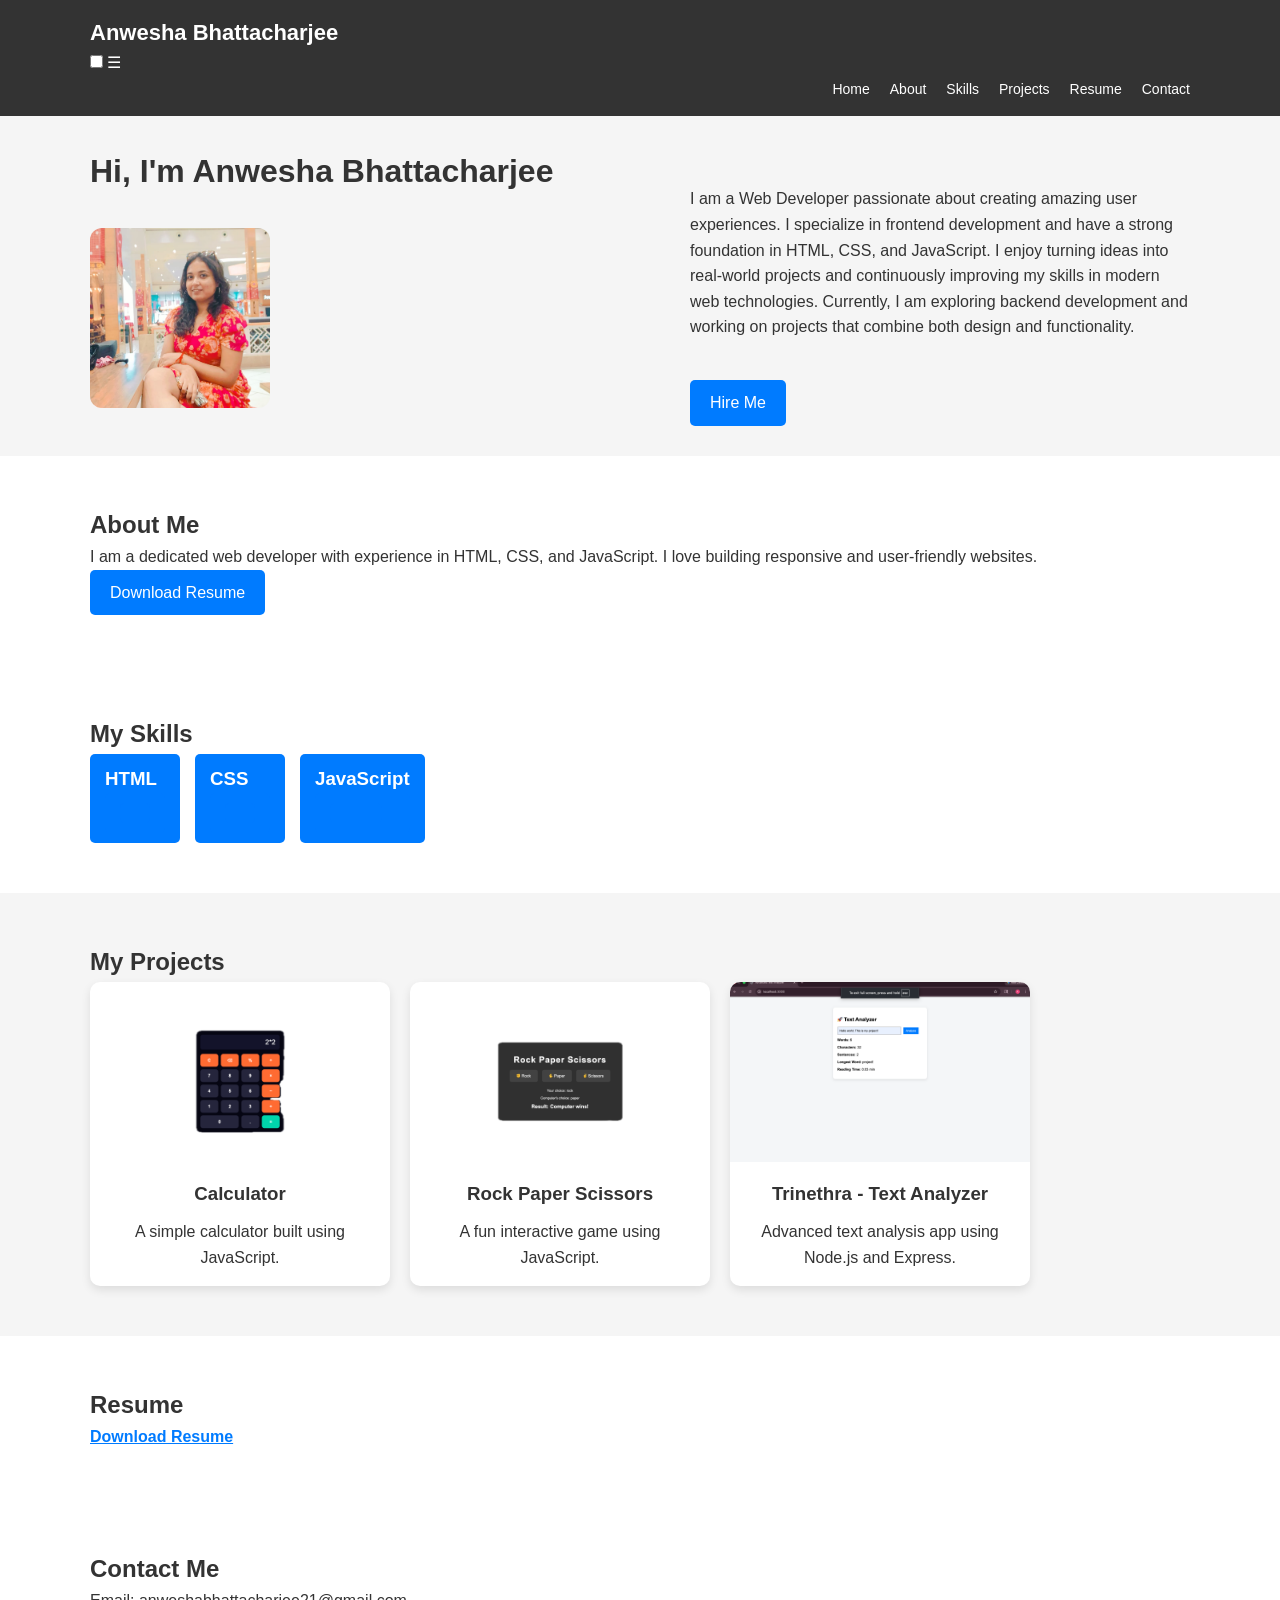
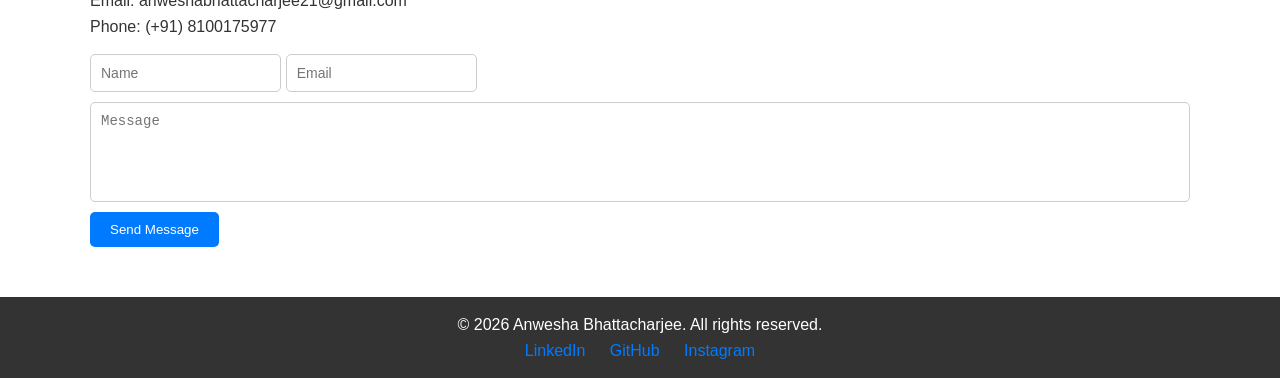
<file: index.html>
<!DOCTYPE html>
<html lang="en">
<head>
    <meta charset="UTF-8">
    <meta name="viewport" content="width=device-width, initial-scale=1.0">
    <title>Personal Portfolio</title>
    <link rel="stylesheet" href="style.css">
</head>
<body>
    
    <header>
        <div class="container">
            <div class="logo">Anwesha Bhattacharjee</div>
            <input type="checkbox" id="nav-toggle">
            <label for="nav-toggle" class="hamburger">☰</label>
            <nav>
                <ul>
                    <li><a href="#hero">Home</a></li>
                    <li><a href="#about">About</a></li>
                    <li><a href="#skills">Skills</a></li>
                    <li><a href="#projects">Projects</a></li>
                    <li><a href="#resume">Resume</a></li>
                    <li><a href="#contact">Contact</a></li>
                </ul>
            </nav>
        </div>
    </header>

   
    <section id="hero">
        <div class="container">
           <div class="hero-content">

  <!-- LEFT SIDE -->
  <div class="hero-left">
    <h1>Hi, I'm Anwesha Bhattacharjee</h1>

    <div class="hero-image">
      <img src="assets/myphoto.jpeg" alt="Profile Image">
    </div>
  </div>

  <!-- RIGHT SIDE -->
  <div class="hero-text">
         <p>
          I am a Web Developer passionate about creating amazing user experiences.
          I specialize in frontend development and have a strong foundation in HTML, CSS, and JavaScript.
          I enjoy turning ideas into real-world projects and continuously improving my skills in modern web technologies.
           Currently, I am exploring backend development and working on projects that combine both design and functionality.
         </p>

             <a href="#contact" class="btn">Hire Me</a>
          </div>

         </div>
            
        </div>
    </section>

    
    <section id="about">
        <div class="container">
            
            <div class="about-text">
                <h2>About Me</h2>
                <p>I am a dedicated web developer with experience in HTML, CSS, and JavaScript. I love building responsive and user-friendly websites.</p>
                <a href="assets/Anwesha_Styled_Resume.pdf" target="_blank" class="btn">Download Resume</a>
            </div>
        </div>
    </section>

  
    <section id="skills">
        <div class="container">
            <h2>My Skills</h2>
            <div class="skills-grid">
                <div class="skill">
                    <h3>HTML</h3>
                    <div class="progress-bar">
                        <div class="progress" style="width: 90%;"></div>
                    </div>
                </div>
                <div class="skill">
                    <h3>CSS</h3>
                    <div class="progress-bar">
                        <div class="progress" style="width: 85%;"></div>
                    </div>
                </div>
                <div class="skill">
                    <h3>JavaScript</h3>
                    <div class="progress-bar">
                        <div class="progress" style="width: 80%;"></div>
                    </div>
                </div>
            </div>
        </div>
    </section>

   
    <section id="projects">
        <div class="container">
            <h2>My Projects</h2>
            <div class="projects-grid">
                <div class="project-card">
                  <a href="https://anwesha-webdev.github.io/Calculator/" target="_blank">
                      <img src="assets/project 1.png" alt="Calculator Project">
                  </a>
                  <h3>Calculator</h3>
                  <p>A simple calculator built using JavaScript.</p>
                </div>
                <div class="project-card">
                  <a href="https://anwesha-webdev.github.io/rock-paper-scissor/" target="_blank">
                       <img src="assets/project2.png" alt="Rock Paper Scissors">
                   </a>
                   <h3>Rock Paper Scissors</h3>
                   <p>A fun interactive game using JavaScript.</p>
                </div>
                <div class="project-card">
                  <a href="https://trinethra-app.onrender.com" target="_blank">
                        <img src="assets/project 3.png" alt="Text Analyzer App">
                  </a>
                  <h3>Trinethra - Text Analyzer</h3>
                  <p>Advanced text analysis app using Node.js and Express.</p>
                </div>
            </div>
        </div>
    </section>

    
    <section id="resume">
        <div class="container">
            <h2>Resume</h2>
            <a href="assets/Anwesha_Styled_Resume.pdf" target="_blank">
                Download Resume
             </a>
        </div>
    </section>

   
    <section id="contact">
        <div class="container">
            <h2>Contact Me</h2>
            <div class="contact-info">
                <p>Email: anweshabhattacharjee21@gmail.com</p>
                <p>Phone: (+91) 8100175977</p>
            </div>
            <form>
                <form>
                   <div class="form-row">
                         <input type="text" placeholder="Name">
                        <input type="email" placeholder="Email">
                    </div>

                     <textarea placeholder="Message"></textarea>

                      <button type="submit">Send Message</button>
                 </form>
            </form>
        </div>
    </section>

    
    <footer>
        <div class="container">
            <p>&copy; 2026 Anwesha Bhattacharjee. All rights reserved.</p>
            <div class="social-links">
                <a href="https://www.linkedin.com/in/anwesha-bhattacharjee-958891329/">LinkedIn</a>
                <a href="https://github.com/anwesha-webdev">GitHub</a>
                <a href="https://www.instagram.com/anweshaa_31/">Instagram</a>
            </div>
        </div>
    </footer>
</body>
</html>
</file>
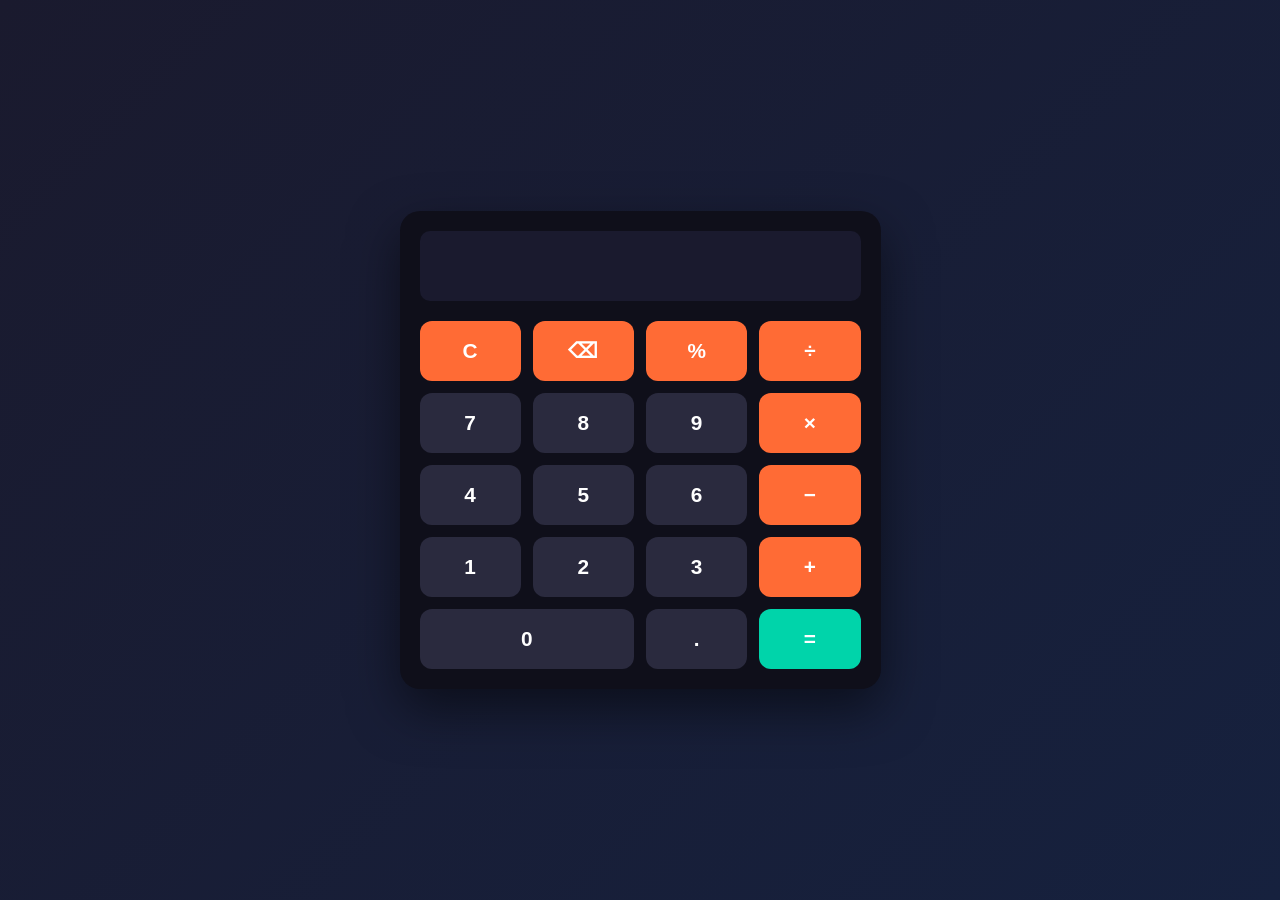
<file: Calculator/index.html>
<!DOCTYPE html>
<html lang="en">
<head>
  <meta charset="UTF-8">
  <meta name="viewport" content="width=device-width, initial-scale=1.0">
  <title>Calculator</title>
  <link rel="stylesheet" href="style.css">
</head>
<body>
  <div class="calculator">
    <div class="display">
      <input type="text" id="display" readonly>
    </div>
    <div class="buttons">
      <button class="operator" onclick="clearDisplay()">C</button>
      <button class="operator" onclick="deleteLast()">⌫</button>
      <button class="operator" onclick="appendOperator('%')">%</button>
      <button class="operator" onclick="appendOperator('/')">÷</button>
      
      <button onclick="appendNumber('7')">7</button>
      <button onclick="appendNumber('8')">8</button>
      <button onclick="appendNumber('9')">9</button>
      <button class="operator" onclick="appendOperator('*')">×</button>
      
      <button onclick="appendNumber('4')">4</button>
      <button onclick="appendNumber('5')">5</button>
      <button onclick="appendNumber('6')">6</button>
      <button class="operator" onclick="appendOperator('-')">−</button>
      
      <button onclick="appendNumber('1')">1</button>
      <button onclick="appendNumber('2')">2</button>
      <button onclick="appendNumber('3')">3</button>
      <button class="operator" onclick="appendOperator('+')">+</button>
      
      <button onclick="appendNumber('0')" class="zero">0</button>
      <button onclick="appendNumber('.')">.</button>
      <button class="equals" onclick="calculate()">=</button>
    </div>
  </div>
  <script src="script.js"></script>
</body>
</html>
</file>
<file: style.css>
* {
  margin: 0;
  padding: 0;
  box-sizing: border-box;
}


body {
  font-family: 'Arial', sans-serif;
  line-height: 1.6;
  background-color: #ffffff;   
  color: #333;                 
}


.container {
  width: 90%;
  max-width: 1100px;
  margin: auto;
}


header {
  background: #333;
  color: #fff;
  padding: 15px 0;
}

.logo {
  font-size: 22px;
  font-weight: bold;
}

nav ul {
  list-style: none;
  display: flex;
  justify-content: flex-end;
  gap: 20px;
}

nav ul li a {
  color: #fff;
  text-decoration: none;
  font-size: 14px;
}

nav ul li a:hover {
  color: #007bff;
}


#hero {
  background: #f5f5f5;
  padding: 30px 0;
}

.hero-content {
  display: flex;
  align-items: flex-start;
  justify-content: space-between;
  gap: 50px;
}
.hero-text {
    max-width: 500px;
}

.hero-text .btn {
    display: inline-block;
    margin-top: 20px;   
}

.hero-content h1 {
  font-size: 32px;
  margin-bottom: 10px;
}

.hero-content p {
  margin-bottom: 20px;
  margin-top: 40px;
  max-width: 500px;  
  line-height: 1.6;   
}
.hero-image {
  margin-top: 30px;
}

.hero-image img {
  width: 180px;
  height: 180px;
  object-fit: cover;   
  border-radius: 12px;
}


.btn {
  display: inline-block;
  padding: 10px 20px;
  background: #007bff;
  color: #fff;
  border-radius: 5px;
  text-decoration: none;
}

.btn:hover {
  background: #0056b3;
}


section {
  padding: 50px 0;
}


#about {
  background: #ffffff;
}

.about-image img {
  width: 250px;
  border-radius: 10px;
}


.skills-grid {
  display: flex;
  gap: 15px;
  flex-wrap: wrap;
}

.skills-grid div {
  background: #007bff;
  color: #fff;
  padding: 10px 15px;
  border-radius: 5px;
}


#projects {
  background: #f5f5f5;
}

.projects-grid {
  display: flex;
  gap: 20px;
  flex-wrap: wrap;
}

.project-card {
  background: #fff;
  width: 300px;
  border-radius: 10px;
  overflow: hidden;
  box-shadow: 0px 4px 10px rgba(0,0,0,0.1);
  text-align: center;
}

.project-card img {
  width: 100%;
  height: 180px;
  object-fit: cover;   
}

.project-card h3 {
  margin: 10px 0;
}

.project-card p {
  padding: 0 10px 15px;
}


#resume a {
  color: #007bff;
  font-weight: bold;
}


#contact {
  background: #ffffff;
}

form {
  margin-top: 15px;
  display: flex;
  flex-wrap: wrap;
  gap: 10px;
}


form input,
form textarea {
  padding: 10px;
  border: 1px solid #ccc;
  border-radius: 5px;
  font-size: 14px;
}


form input {
  width: 48%;
}

form textarea {
  width: 100%;
  height: 100px;
  resize: none;
}


form button {
  background: #007bff;
  color: #fff;
  border: none;
  padding: 10px 20px;
  border-radius: 5px;
  cursor: pointer;
}

form button:hover {
  background: #0056b3;
}


footer {
  background: #333;
  color: #fff;
  text-align: center;
  padding: 15px 0;
}

footer a {
  color: #007bff;
  text-decoration: none;
  margin: 0 10px;
}
</file>
<file: Calculator/style.css>
* {
  margin: 0;
  padding: 0;
  box-sizing: border-box;
}

body {
  font-family: 'Segoe UI', Tahoma, Geneva, Verdana, sans-serif;
  display: flex;
  justify-content: center;
  align-items: center;
  min-height: 100vh;
  background: linear-gradient(135deg, #1a1a2e 0%, #16213e 100%);
}

.calculator {
  background: #0f0f1a;
  border-radius: 20px;
  padding: 20px;
  box-shadow: 0 20px 50px rgba(0, 0, 0, 0.5);
}

.display input {
  width: 100%;
  height: 70px;
  background: #1a1a2e;
  border: none;
  border-radius: 10px;
  color: #fff;
  font-size: 2rem;
  text-align: right;
  padding: 0 20px;
  margin-bottom: 20px;
}

.display input:focus {
  outline: none;
}

.buttons {
  display: grid;
  grid-template-columns: repeat(4, 1fr);
  gap: 12px;
}

button {
  height: 60px;
  border: none;
  border-radius: 12px;
  font-size: 1.3rem;
  font-weight: 600;
  cursor: pointer;
  transition: all 0.2s ease;
  background: #2a2a3e;
  color: #fff;
}

button:hover {
  background: #3a3a5e;
  transform: translateY(-2px);
}

button:active {
  transform: translateY(0);
}

.operator {
  background: #ff6b35;
  color: #fff;
}

.operator:hover {
  background: #ff8c5a;
}

.equals {
  background: #00d4aa;
  color: #fff;
}

.equals:hover {
  background: #00f5c4;
}

.zero {
  grid-column: span 2;
}
</file>
